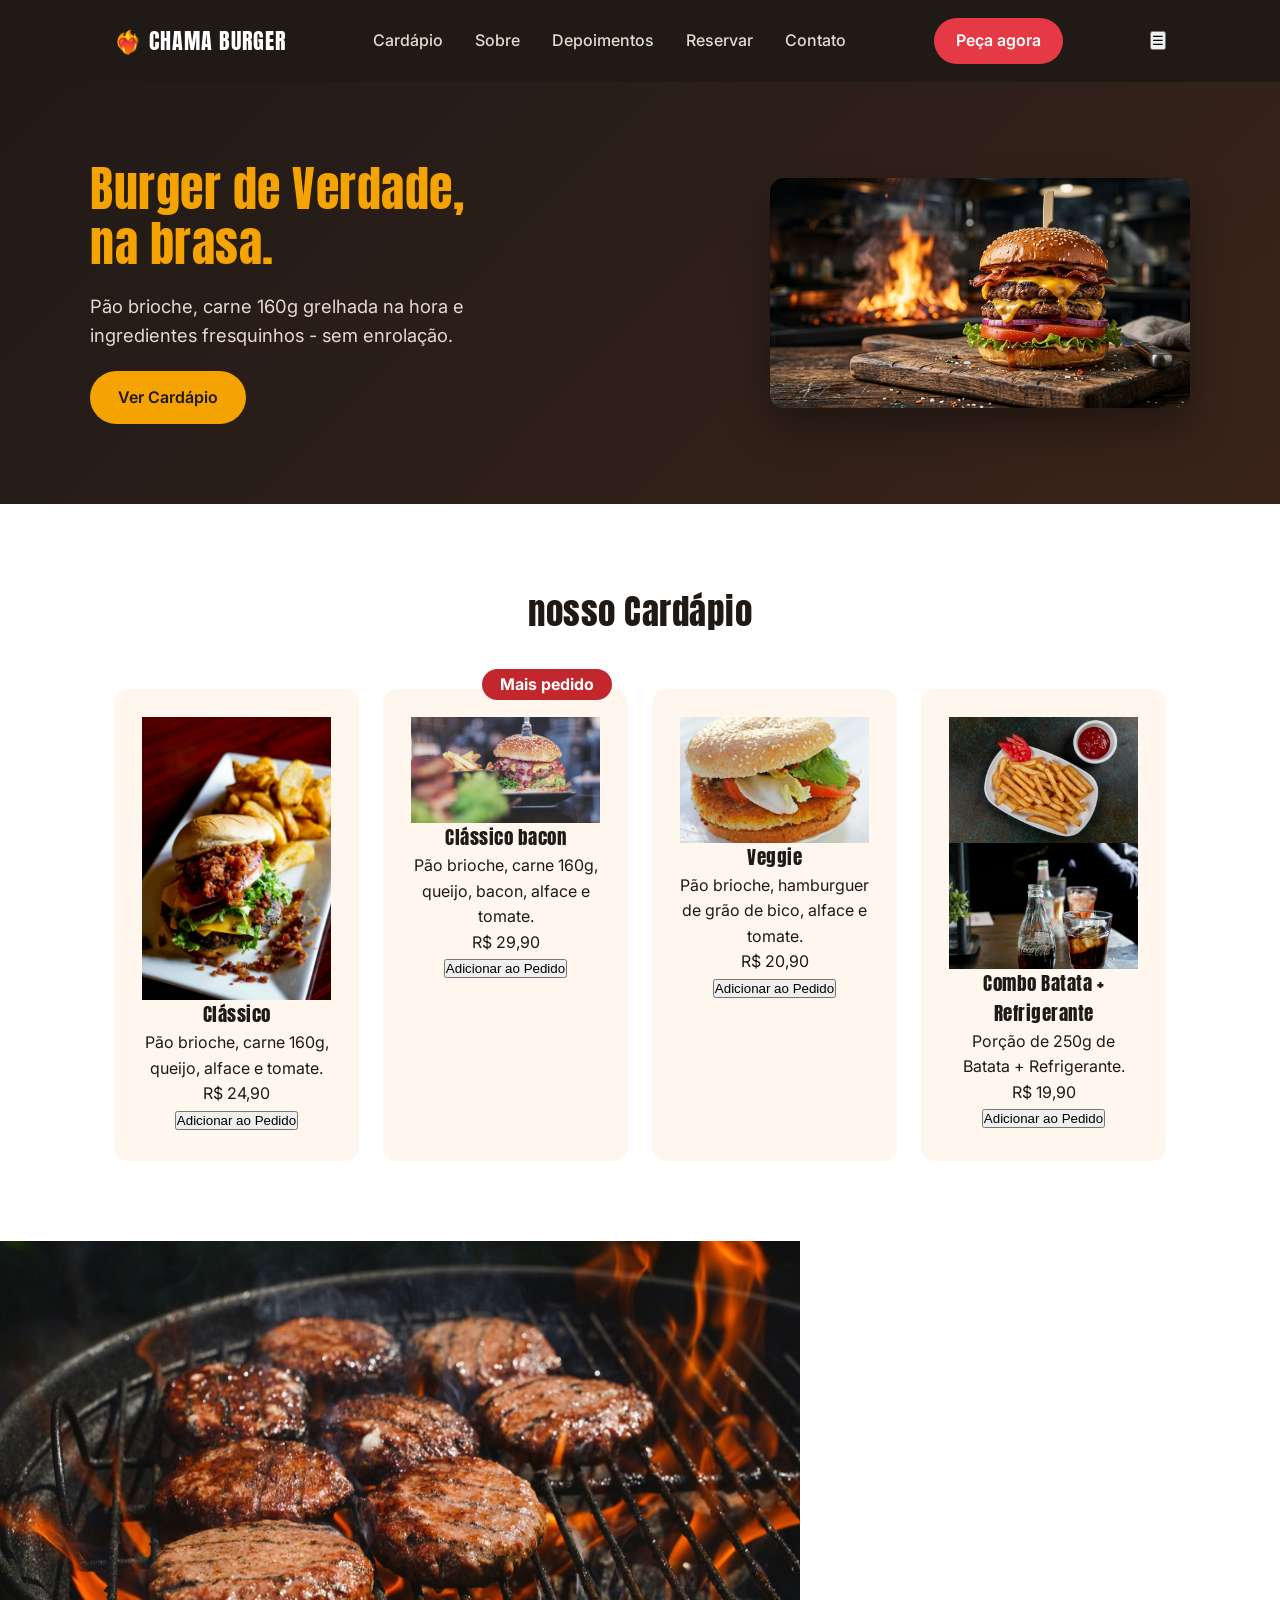
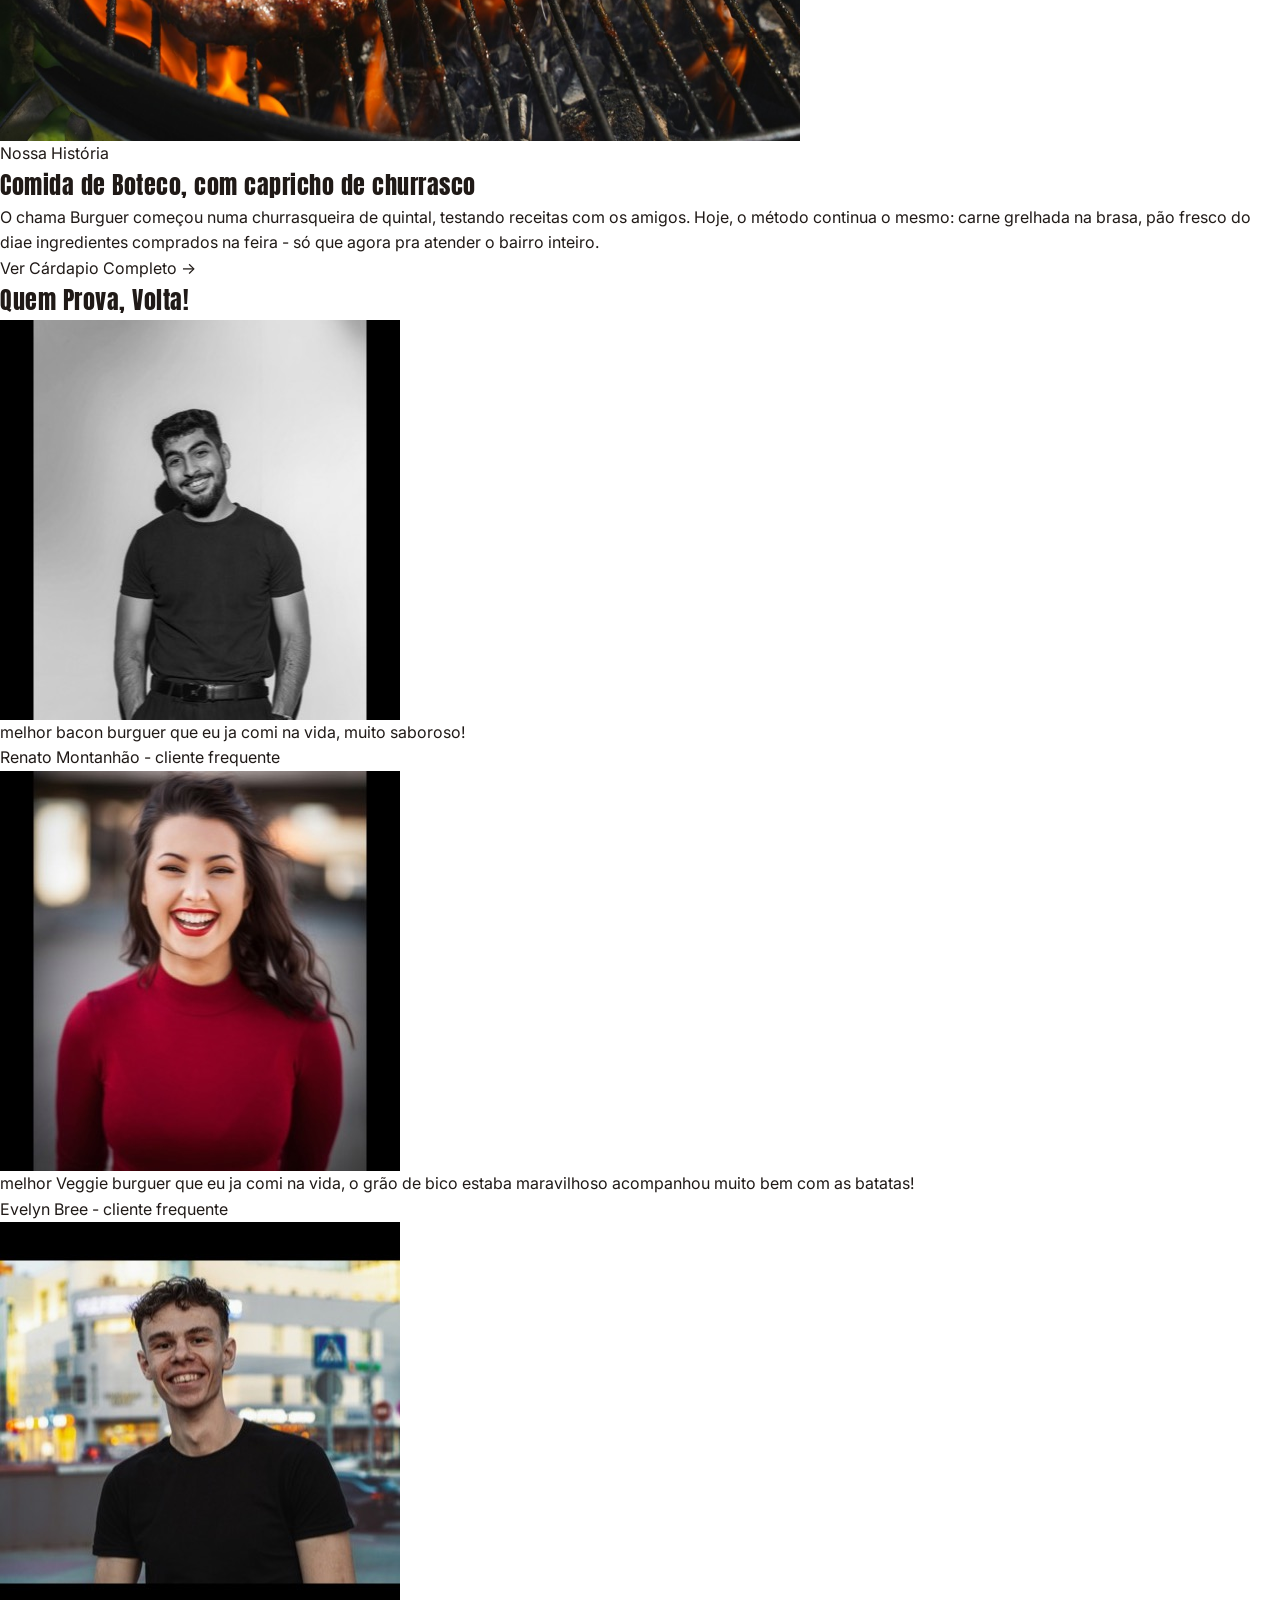
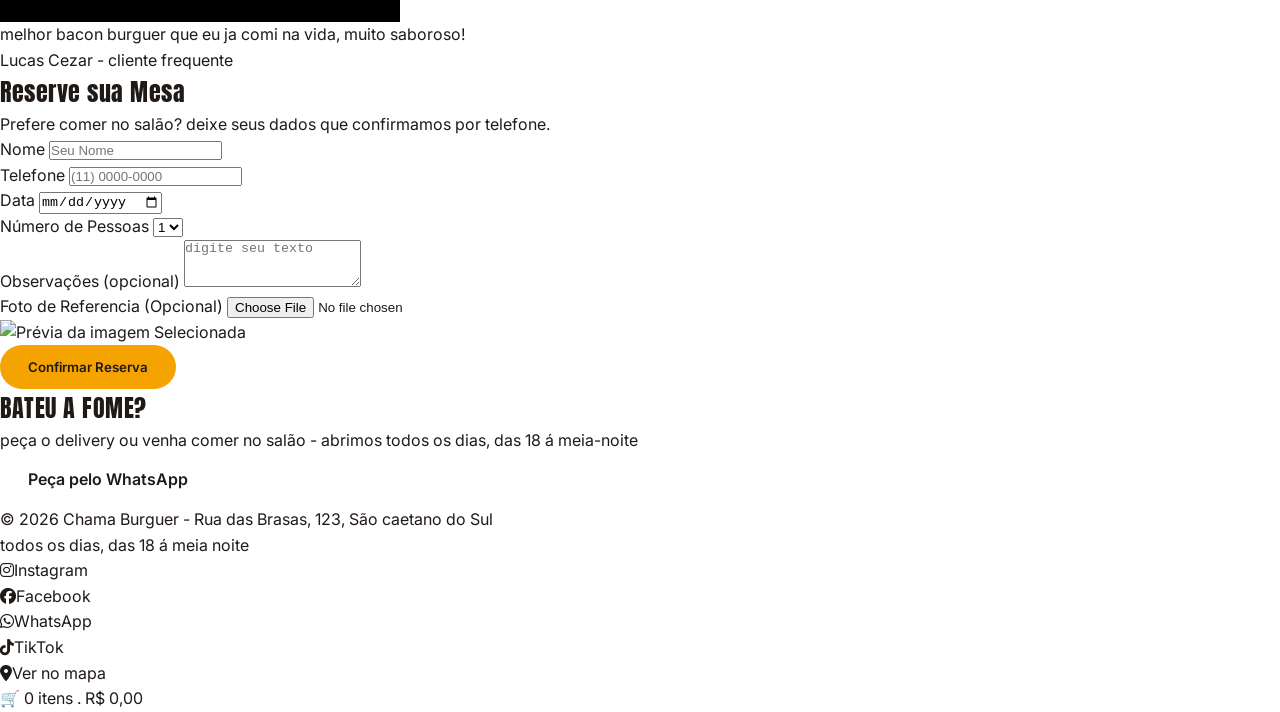
<file: Chama Burguer/index.html>
<!DOCTYPE html>
<html lang="pt-BR">
                          <!--Abaixo temos a barra do browser-->
<head>
   <meta charset="UTF-8">
   <meta name="viewport" content="width=device-width, initial-scale=1.0">
   <title>ChamaBurger</title>
   <link rel="stylesheet" href="style.css">
   <link rel="stylesheet" href="https://cdnjs.cloudflare.com/ajax/libs/font-awesome/6.5.2/css/all.min.css">
</head>
                     <!--Abaixo temos a linha de codigo do cabeçario-->
<body>
   <header class="cabecalho-site">

      <nav class="barra-navegacao">
         <a href="#" class="logo">❤️‍🔥 CHAMA BURGER</a>

         <ul class="menu-links" id="menlinks">
            <li><a href="#cardapio">Cardápio</a></li>
            <li><a href="#sobre">Sobre</a></li>
            <li><a href="#depoimentos">Depoimentos</a></li>
            <li><a href="#reserva">Reservar</a></li>
            <li><a href="#contato">Contato</a></li>
         </ul>
         <a href="#pedir" class="botao botao-nav">Peça agora</a>
         <button class="menu-abrir" id="menuAbrir" aria-label="abrir menu">☰</button>
      </nav>
   </header>
                        <!--Abaixo temos a linha de codigo do Cardapio-->
   <main>
      <section class="destaque">
         <div class="destaque-conteudoinformativo">
            <div class="destaque-texto">
               <h1>Burger de Verdade,<br>na brasa.</h1>
               <p>Pão brioche, carne 160g grelhada na hora e ingredientes fresquinhos - sem enrolação.</p>
               <a href="#cardapio" class="botao botao-primario">Ver Cardápio</a>
            </div>
            <div class="destaque-imagem">
               <img src="assets/img/Gemini_Generated_Image_z8flgxz8flgxz8fl.jpg"
                  alt="Hambúrguer artesanal com bacon, queijo, tomate, alface, cebola e pão brioche, grelhado na brasa">
            </div>
         </div>
      </section>
      <section class="cardapio" id="cardapio">
         <h2>nosso Cardápio</h2>
         <div class="cardapio-itens">
            <article class="cardapio-item">
               <div class="cardapio-item-img">
                  <img src="assets/img/burger-classico.jpg" alt="Foto do burguer Clássico: pão brioche, carne e queijo">
               </div>
               <h3>Clássico</h3>
               <p>Pão brioche, carne 160g, queijo, alface e tomate.</p>
               <span class="preco">R$ 24,90</span>
               <button class="adicionar-carrinho" data-name="Clássico" data-preco="24.90">Adicionar ao Pedido</button>
            </article>
            <article class="cardapio-item">
               <span class="selo">Mais pedido</span>
               <div class="cardapio-item-img">
                  <img src="assets/img/burger-bacon.jpg"
                     alt="Foto do Baccon Clássico: pão brioche, carne, bacon, alface e queijo">
               </div>
               <h3>Clássico bacon</h3>
               <p>Pão brioche, carne 160g, queijo, bacon, alface e tomate.</p>
               <span class="preco">R$ 29,90</span>
               <button class="adicionar-carrinho" data-name="Bacon" data-preco="29.90">Adicionar ao
                  Pedido</button>
            </article>
            <article class="cardapio-item">
               <div class="cardapio-item-img">
                  <img src="assets/img/burger-veggie.jpg"
                     alt="Foto do burguer veggie: pão brioche, carne veggie, tomate e alface">
               </div>
               <h3>Veggie</h3>
               <p>Pão brioche, hamburguer de grão de bico, alface e tomate.</p>
               <span class="preco">R$ 20,90</span>
               <button class="adicionar-carrinho" data-name="Veggie" data-preco="20.90">Adicionar ao Pedido</button>
            </article>
            <article class="cardapio-item">
               <div class="cardapio-item-img cardapio-item-imagem-combo">
                  <img src="assets/img/fritas.jpg" alt="Foto batata frita">
                  <img src="assets/img/bebida.jpg" alt="foto do Refrigerante">
               </div>
               <h3>Combo Batata + Refrigerante</h3>
               <p>Porção de 250g de Batata + Refrigerante.</p>
               <span class="preco">R$ 19,90</span>
               <button class="adicionar-carrinho" data-name="Combo Batata + Refrigerante" data-preco="19.90">Adicionar ao Pedido</button>
            </article>
         </div>
      </section>
                           <!--abaixo temos informações sobre o chama burguer--> 
   <section class="sobre" id="sobre">
      <div class="sobre-imagem"></div>
         <img src="assets/img/sobre-burger.jpg" alt="hamburguers numa grelha" width="800" height="500">
              <div>
                   <span class=secao-rotulo>Nossa História</span>    
                   <h2>Comida de Boteco, com capricho de churrasco</h2>
                   <p>O chama Burguer começou numa churrasqueira de quintal, testando receitas com os amigos. Hoje, o método continua o mesmo: carne grelhada na brasa, pão fresco do diae ingredientes comprados na feira - só que agora pra atender o bairro inteiro.</p>
                   <a href="#cardapio" class="link-seta">Ver Cárdapio Completo →</a>
              </div>
   </section>
                                           <!--Depoimemtos abaixo-->
   <section class="depoimentos" id="depoimentos">
      <h2>Quem Prova, Volta!</h2>
          <div depoimentos="lista">
            <article class="depoimento">
               <img src="assets/img/avatar-thiago.jpg" alt="esse é o Renato" class="avatar">
               <p class="citacao">melhor bacon burguer que eu ja comi na vida, muito saboroso!</p>
               <p class="autor"> Renato Montanhão <span>- cliente frequente</span></p>
            </article>
            <article class="depoimento">
               <img src="assets/img/avatar-marina.jpg" alt="essa é a Evelyn" class="avatar">
               <p class="citacao">melhor Veggie burguer que eu ja comi na vida, o grão de bico estaba maravilhoso acompanhou muito bem com as batatas!</p>
               <p class="autor"> Evelyn Bree <span>- cliente frequente</span></p>
            </article>
            <article class="depoimento">
               <img src="assets/img/avatar-pedro.jpg" alt="esse é o Lucas" class="avatar">
               <p class="citacao">melhor bacon burguer que eu ja comi na vida, muito saboroso!</p>
               <p class="autor"> Lucas Cezar <span>- cliente frequente</span></p>
            </article>
          </div>
   </section>
                                         <!--Reserva-->
         <section class="reserva" id="reserva">
             <h2>Reserve sua Mesa</h2>
             <p>Prefere comer no salão? deixe seus dados que confirmamos por telefone.</p>

             <form class="reserva-formulario" id="reservaFormulario">
          <div class="linha-formulario">
             <label for="nome">Nome</label>
             <input type="text" id="nome" name="nome" placeholder="Seu Nome" required>
          </div>
          
          <div class="linha-formulario">
             <label for="telefone">Telefone</label>
             <input type="tel" id="telefone" name="telefone" placeholder="(11) 0000-0000" required>
          </div>
          
          <div class="linha-formulario">
             <label for="data">Data</label>
             <input type="date" id="data" name="data" required>
          </div>

          <div class="linha-formulario">
             <label for="pessoas">Número de Pessoas</label>
             <select name="Pessoas" id="pessoas">
                <option value="1">1</option>
                <option value="2">2</option>
                <option value="3">3</option>
                <option value="4">4</option>
                <option value="5">5</option>
             </select>
          </div>

          <div class="linha-formulario linha-formulario-completa">
            <label for="mengagem">Observações (opcional)</label>
            <textarea name="mensagem" id="mensagem" rows="3" placeholder="digite seu texto"></textarea> 
          </div>

          <div class="linha formulario linha-formulario-completa">
            <label for="foto">Foto de Referencia (Opcional)</label>
            <input type="file" id="foto" name="foto" accept="image/*">
            
            <img id="fotoPrevia" class="foto-previa" alt="Prévia da imagem Selecionada" hidden>
             <button type="submit" class="botao botao-primario formulario-enviar">Confirmar Reserva</button>
          </div>
          
         </form>
          <div class="reserva-confirmacao" id="reservaconfirmacao"> </div>
         </section>
                                 
                           <!--- Barra do final abaixo-->

           <section class=bateu-fome id=bateufome>
            <h2>BATEU A FOME?</h2>
            <p>peça o delivery ou venha comer no salão - abrimos todos os dias, das 18 á meia-noite</p>
            <a target="_blank" href="https://www.whatsapp.com/contact?lang=pt" class="botao botao-destaque">Peça pelo WhatsApp</a>
           </section>
         </main>
         
         <footer class="rodape-site" id="contato">
            <div class="rodape-info">
               <p>&copy; 2026 Chama Burguer - Rua das Brasas, 123, São caetano do Sul</p>
               <p class="rodape-horario">todos os dias, das 18 á meia noite</p>
            </div>
          
            <ul class="rodape-links">  
            <li><a href="#" aria-label="Instagram"><i class="fa-brands fa-instagram"></i><span>Instagram</span></a></li>
            <li><a href="#" aria-label="Facebook"><i class="fa-brands fa-facebook"></i><span>Facebook</span></a></li>
            <li><a href="#" aria-label="WhatsApp"><i class="fa-brands fa-whatsapp"></i><span>WhatsApp</span></a></li>
            <li><a href="#" aria-label="TikTok"><i class="fa-brands fa-tiktok"></i><span>TikTok</span></a></li>
            <li><a href="#" aria-label="Ver no mapa"><i class="fa-solid fa-location-dot"></i><span>Ver no mapa</span></a></li>
             </ul> 
         </footer>
         <div class="carrinho-resumo" id="carinhoResumo">
         <span class="carrinho-incone">🛒</span>  
         <span class="carrinhoContador">0</span> itens . <span id="carrinhoTotal">R$ 0,00</span>

         </div>

       </body>

</html>
</file>
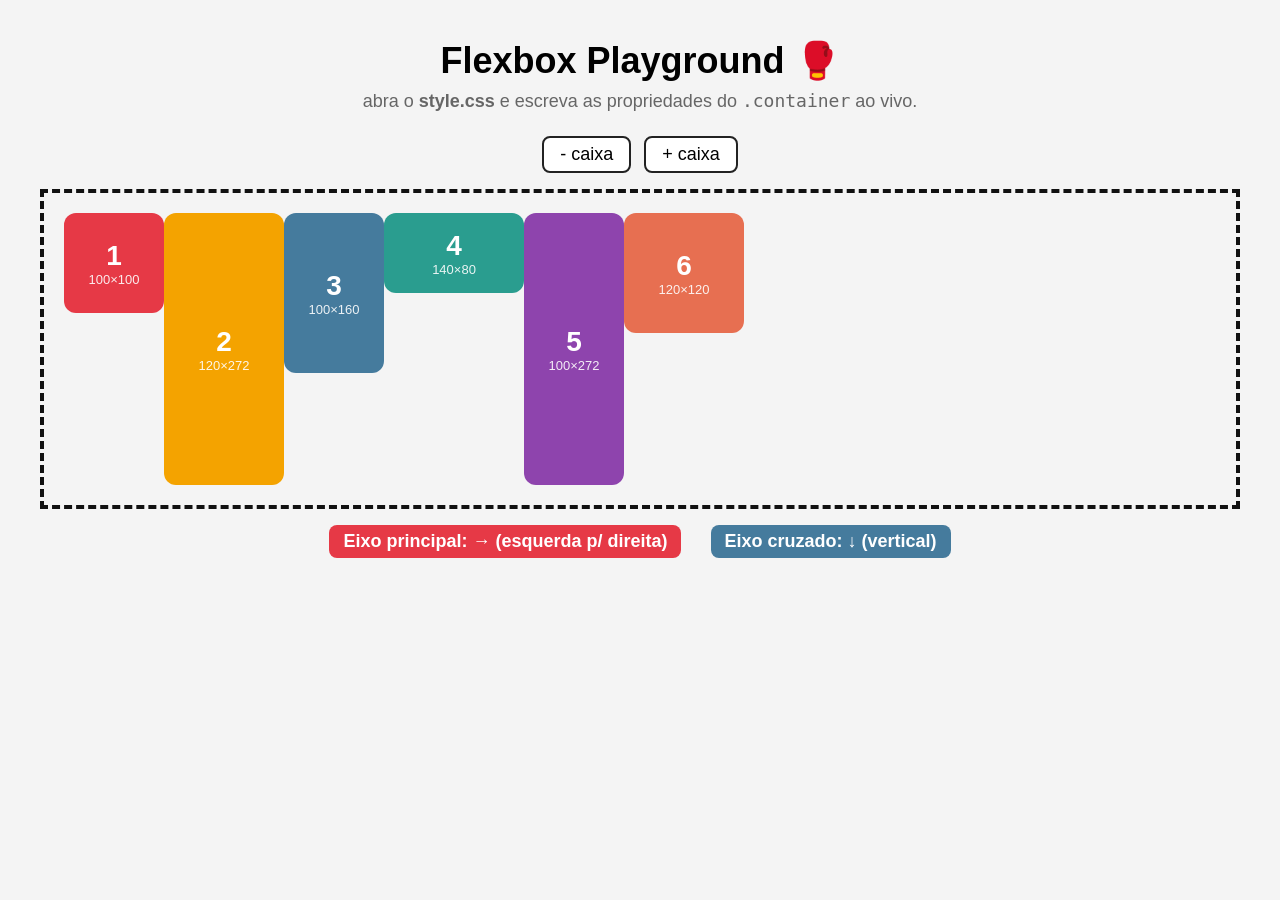
<file: Chama Burguer/flexbox-playground/index.html>
<!DOCTYPE html>

<html lang="pt-BR">

<head>

    <meta charset="UTF-8">
    <meta name="viewport" content="width=device-width, initial-scale=1.0">
    <title>Flexbox Playground</title>
    <link rel="stylesheet" href="style.css">

</head>

<body>
    <h1>Flexbox Playground 🥊</h1>
    <p class="dica">abra o <strong>style.css</strong> e escreva as propriedades do <code>.container</code> ao vivo.</p>

    <div class="controles">
     <button id="menos" aria-label="remover caixa">- caixa</button>
     <button id="mais" aria-label="Adicionar caixa">+ caixa</button>
    </div>

    <div class="container">
    <div class="box box1"><span class="numero">1</span><span class="tamanho"></span></div>
    <div class="box box2"><span class="numero">2</span><span class="tamanho"></span></div>
    <div class="box box3"><span class="numero">3</span><span class="tamanho"></span></div>
    <div class="box box4"><span class="numero">4</span><span class="tamanho"></span></div>
    <div class="box box5"><span class="numero">5</span><span class="tamanho"></span></div>
    <div class="box box6"><span class="numero">6</span><span class="tamanho"></span></div>
    
    </div>
    <div class="legenda">
<span class="principal">Eixo principal: <b id="eixo-principal"></b></span>
<span class="cruzado">Eixo cruzado: <b id="eixo-cruzado"></b></span></div>

<script src="script.js"></script>
</body>
</html>
</file>
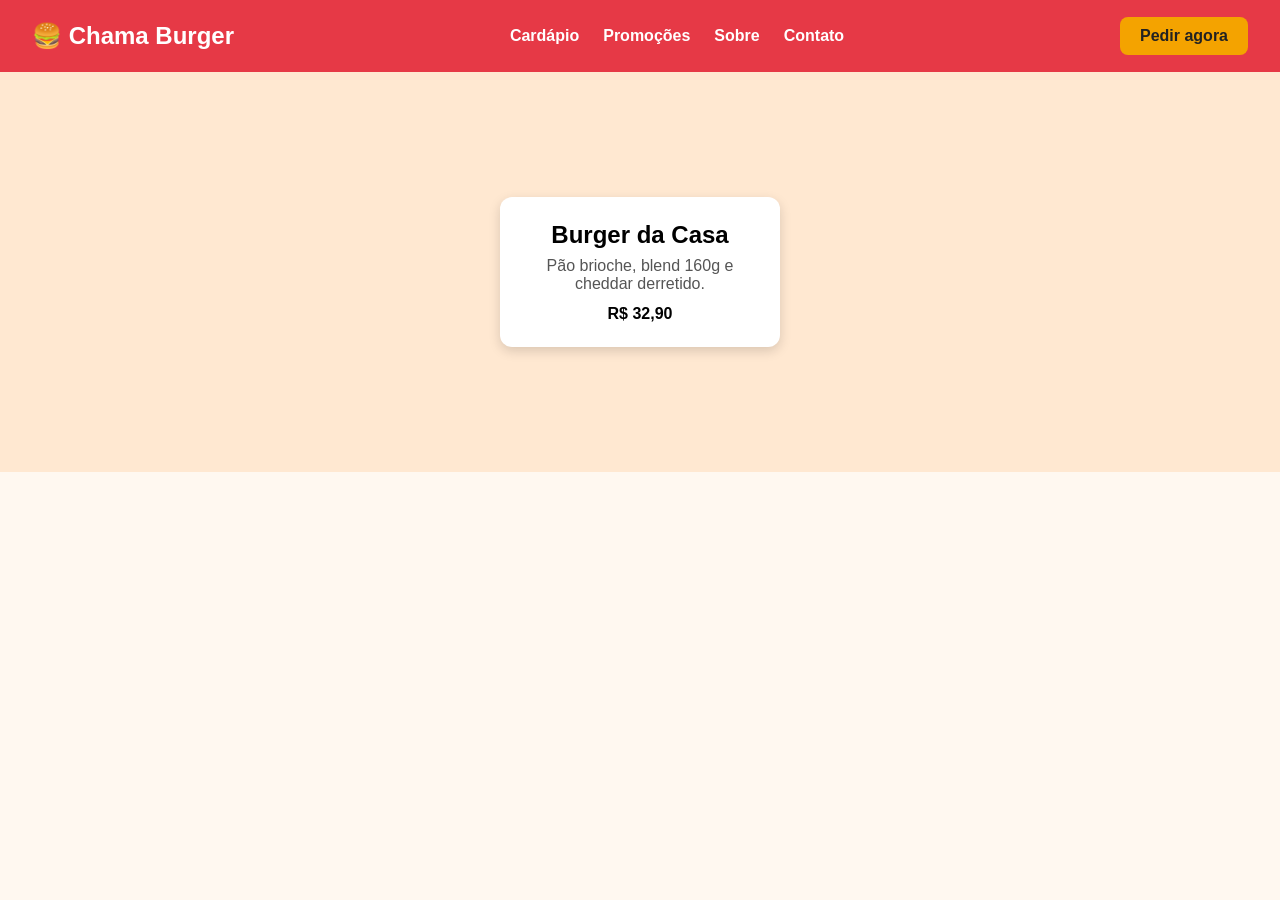
<file: Chama Burguer/flexbox-playground/exercisio-navbar/index.html>
<!DOCTYPE html>
<html lang="pt-br">
<head>
  <meta charset="UTF-8">
  <meta name="viewport" content="width=device-width, initial-scale=1.0">
  <title>Exercício: Navbar Chama Burger</title>
  <link rel="stylesheet" href="style.css">
</head>
<body>

  <header class="navbar">
    <div class="logo">🍔 Chama Burger</div>

    <nav class="menu">
      <a href="#">Cardápio</a>
      <a href="#">Promoções</a>
      <a href="#">Sobre</a>
      <a href="#">Contato</a>
    </nav>

    <a href="#" class="btn-pedido">Pedir agora</a>
  </header>

  <main class="hero">
    <div class="card">
      <h2>Burger da Casa</h2>
      <p>Pão brioche, blend 160g e cheddar derretido.</p>
      <strong>R$ 32,90</strong>
    </div>
  </main>

</body>
</html>
</file>
<file: Chama Burguer/style.css>
@import url('https://fonts.googleapis.com/css2?family=Anton&family=Inter:ital,opsz,wght@0,14..32,100..900;1,14..32,100..900&display=swap');


:root {
  --color-primary: #e63946;    
  --color-primary-dark: #c1272d;
  --color-accent: #f4a300;
  --color-dark: #201a17; 
  --color-light: #fff7ed;
  --color-gray: #6b7280; 
  --radius: 14px;
  --font-titulo: "Anton", impact, sans-serif;
  --font-base: "inter", Roboto, Helvetica, Arial, sans-serif;
}

  * {
    margin: 0;
    padding: 0;
    box-sizing: border-box;

}

  body { 
    font-family: var(--font-base);
    color: var(--color-dark);
    line-height: 1.6;
}

  h1, h2, h3 {
  font-family: var(--font-titulo);
  font-weight:400;
  letter-spacing: 0.5px;
}

  a { 
  text-decoration: none;
  color: inherit;
}

  ul {
  list-style:none;
}

  img{
  max-width: 100%;
  display: block;  
}

 .botao { 
  display: inline-block; 
  border: 2px solid #201a17; 
  
  padding: 14px 28px;
  border: none;
  border-radius: 999px;
  font-family: var(--font-base);
  font-weight: 600;
  text-align: center;
  cursor: pointer;
  transition: transform 0.2s, box-shadow 0.2s;
  
}

  .botao:hover {
  transform: translatey(-2px);
}

  .botao-nav {
  background-color: var(--color-primary);
  color: #fff;
  padding: 10px 22px;
}

  .cabecalho-site {
  background: var(--color-dark);
  top: 0;
  z-index: 10;
  position: sticky;
}

 .barra-navegacao {
  max-width: 1100px;
  margin: 0 auto;
  display: flex;
  align-items:center;
  justify-content: space-between;
  padding:18px 24px;
 }

 .logo {
  font-family:var(--font-titulo) ;
  font-size: 1.4rem;
  color: #fff;
  letter-spacing: 1px; 
 }

 .menu-links {
 display: flex;
 gap: 32px; 
}

.menu-links a {
  color: #e8d9cd;
  font-weight: 500;
}

.menu-links a:hover {
  color: #fff
}

.botao-primario {
  background: var(--color-accent);
  color: var(--color-dark);
}

.botao-primario:hover {
  box-shadow: 0  8px 20px rgba(244, 163, 0, 0.4);
}

.destaque {
  background: linear-gradient(135deg, var(--color-dark),#3a241a);
  width: 100%;
  padding: 80px 24px;

}

 .destaque-conteudoinformativo {
  max-width: 1100px;
  margin: 0 auto;
  display: flex;
  align-items: center;
  justify-content: center;
  gap: 48px;
  color: #fff;
}

 .destaque-texto {
  flex: 1 1 400px;
}

.destaque h1 {
  font-size: 3rem;
line-height: 1.15;
margin-bottom: 20px;
color: var(--color-accent);
}

.destaque p {
    font-size:1.15rem;
    color: #e9d9cd;
    max-width: 480px;
    margin-bottom: 20px;
}

.destaque-imagem {
  flex: 1 1 260px;
  max-width: 420px;
  border-radius: var(--radius);
  overflow: hidden;
  box-shadow: 0 20px 40px rgba(0, 0, 0, 0.35);
}

.destaque-imagem img {
  width: 100%;
  object-fit: cover;
}

.cardapio {
  max-width: 1100px;
  margin: 0 auto;
  padding: 80px 24px;
  text-align: center;
}

.cardapio h2 {
  font-size: 2.2rem;
  margin-bottom: 48px;
}

.cardapio-itens {
  display: flex;
  gap: 24px;
  flex-wrap: wrap;
  justify-content: center;
}

.cardapio-item {
  background: var(--color-light);
  border-radius: var(--radius);
  padding: 28px;
  flex: 1 1 220px;
  max-width: 260px;
  position: relative;
  transition: transform 0.2s, box-shadow 0.2s;
}
.cardapio-item:hover {
  transform: translateY(-6px);
  box-shadow: 0 12px 24px rgba(0, 0, 0, 0.12);
}

.selo {
  position: absolute;
  top: -20px;
  right: 16px;
  background:var(--color-primary-dark);
  border-radius: 22px;
  padding: 3px 18px;
  font-weight: bold;
  color: #fff;
  

}




.adicionar-carrinho {

}
</file>
<file: Chama Burguer/flexbox-playground/style.css>
/* =====================================================
   FLEXBOX PLAYGROUND
   Já vem pronto: reset, cores, caixas e legenda.
   O que falta é o .container lá embaixo -- é ali que
   vamos escrever as propriedades do flexbox juntos.
   ===================================================== */

* {
  margin: 0;
  padding: 0;
  box-sizing: border-box;
}

body {
  font-family: Arial, Helvetica, sans-serif;
  font-size: 18px;
  background: #f4f4f4;
  padding: 40px;
}

h1 {
  text-align: center;
  margin-bottom: 8px;
}

.dica {
  text-align: center;
  color: #666;
  margin-bottom: 24px;
}

/* Botões de + / − caixa e legenda dos eixos */
.controles {
  text-align: center;
  margin-bottom: 16px;
}

.controles button {
  font-size: 18px;
  padding: 6px 16px;
  margin: 0 4px;
  border: 2px solid #222;
  border-radius: 8px;
  background: #fff;
  cursor: pointer;
}

.controles button:hover {
  background: #222;
  color: #fff;
}

.legenda {
  text-align: center;
  margin-top: 16px;
  font-weight: bold;
}

.legenda span {
  display: inline-block;
  margin: 0 12px;
  padding: 6px 14px;
  border-radius: 8px;
  color: #fff;
}

.legenda .principal { background: #E63946; }
.legenda .cruzado   { background: #457B9D; }

/* Caixas: tamanhos DIFERENTES de propósito, pra o align-items fazer diferença.
   box2 e box5 não têm height -> o "stretch" (padrão) estica elas. */
.box {
  border-radius: 12px;
  color: #fff;
  font-weight: bold;
  display: flex;
  flex-direction: column;
  align-items: center;
  justify-content: center;
}

.box .numero  { font-size: 28px; }
.box .tamanho { font-size: 13px; font-weight: normal; opacity: 0.9; }

.box1 { background: #E63946; width: 100px; height: 100px; }
.box2 { background: #F4A300; width: 120px; }
.box3 { background: #457B9D; width: 100px; height: 160px; }
.box4 { background: #2A9D8F; width: 140px; height: 80px; }
.box5 { background: #8E44AD; width: 100px; }
.box6 { background: #E76F51; width: 120px; height: 120px; }

/* =====================================================
   AQUI É ONDE A AULA ACONTECE 👇   (VERSÃO DO PROFESSOR)
   ===================================================== */
.container {
  border: 4px dashed #111; /* borda forte pra enxergar os limites no projetor */
  min-height: 320px;       /* espaço vertical de sobra pro align-items fazer efeito */
  padding: 20px;

  display: flex; /* ↑ transforma o .container num "flex container" -- todas as .box viram
                    "flex items" e ficam lado a lado (em vez de empilhadas).
                    Sem essa linha, nada abaixo funciona. */

  /* flex-direction: row; */
  /* ↑ define o eixo principal (main axis):
        row            -> itens em linha, da esquerda pra direita (padrão)
        row-reverse    -> itens em linha, invertidos (6,5,4,3,2,1)
        column         -> itens em coluna, de cima pra baixo
        column-reverse -> itens em coluna, invertidos
     (olhe a legenda embaixo: ela troca os eixos sozinha) */

  /* flex-wrap: nowrap; */
  /* ↑ decide se os itens quebram linha quando não cabem:
        nowrap -> tudo numa linha só, pode espremer ou estourar (padrão)
        wrap   -> quebra linha quando não há espaço (use o botão "+ caixa") */

  /* justify-content: flex-start; */
  /* ↑ alinha os itens NO EIXO PRINCIPAL (horizontal, se for row):
        flex-start    -> gruda no início (padrão)
        center        -> centraliza
        flex-end      -> gruda no final
        space-between -> espaço só ENTRE os itens (pontas coladas nas bordas)
        space-around  -> espaço igual ao redor de cada item
        space-evenly  -> espaço igual entre TODOS, inclusive nas pontas */

  /* align-items: stretch; */
  /* ↑ alinha os itens NO EIXO CRUZADO (vertical, se for row):
        stretch    -> estica o item pra altura toda (padrão)
        flex-start -> gruda no topo
        center     -> centraliza verticalmente
        flex-end   -> gruda embaixo
        baseline   -> alinha pela linha de base do texto

     DICA: stretch só funciona em quem NÃO tem height. Aqui as caixas 2 e 5
     não têm height de propósito -- elas esticam no padrão e "encolhem"
     quando você troca pra flex-start/center. As outras têm height fixo. */

  /* gap: 16px; */
  /* ↑ espaço entre as caixas, sem precisar de margin em cada .box */
}

/* =====================================================
   BÔNUS: propriedades que vão no ITEM em vez de no container.
   ===================================================== */

/* .box2 { order: -1; } */
/* ↑ muda a ORDEM VISUAL sem mexer no HTML. Menor aparece primeiro (padrão 0). */

/* .box4 { flex-grow: 1; } */
/* ↑ faz essa caixa "crescer" e ocupar o espaço vazio que sobrar.
     Olhe o tamanho escrito dentro da caixa mudar. */

/* .box6 { align-self: flex-start; } */
/* ↑ sobrescreve o align-items só PRA ESSA caixa. */
</file>
<file: Chama Burguer/flexbox-playground/exercisio-navbar/style.css>
/* =====================================================
   EXERCÍCIO: Navbar do Chama Burger

   Objetivo (só com flexbox):
   1) Logo à ESQUERDA, menu no MEIO e botão à DIREITA
   2) Tudo alinhado verticalmente no centro da barra
   3) Links do menu lado a lado, com espaço entre eles
   4) Bônus: centralizar o .card no meio da .hero
      (horizontal E vertical)

   Escreva suas regras nos blocos marcados com ✏️
   ===================================================== */

* { margin: 0; padding: 0; box-sizing: border-box; }

body {
  font-family: Arial, Helvetica, sans-serif;
  background: #fff8f0;
}

.navbar {
  background: #E63946;
  color: #fff;
  padding: 0 32px;
  height: 72px;
  display: flex;
  justify-content: space-between;
  align-items: center;
}

.logo { font-size: 24px; font-weight: bold; }

.menu a {
  color: #fff;
  text-decoration: none;
  font-weight: bold;
}

.menu {
 display: flex;
 gap: 24px;
}

.btn-pedido {
  background: #F4A300;
  color: #222;
  text-decoration: none;
  font-weight: bold;
  padding: 10px 20px;
  border-radius: 8px;
}

.hero {
  min-height: 400px;
  background: #ffe8d1;
  text-align: center;
  display: flex;
  align-items: center;
  justify-content: center;

}

.card {
  background: #ffff;
  padding: 24px;
  border-radius: 12px;
  width: 280px;
  box-shadow: 0 4px 12px rgba(0, 0, 0, 0.15);
}

.card h2 { margin-bottom: 8px; }
.card p  { margin-bottom: 12px; color: #555; }
</file>
